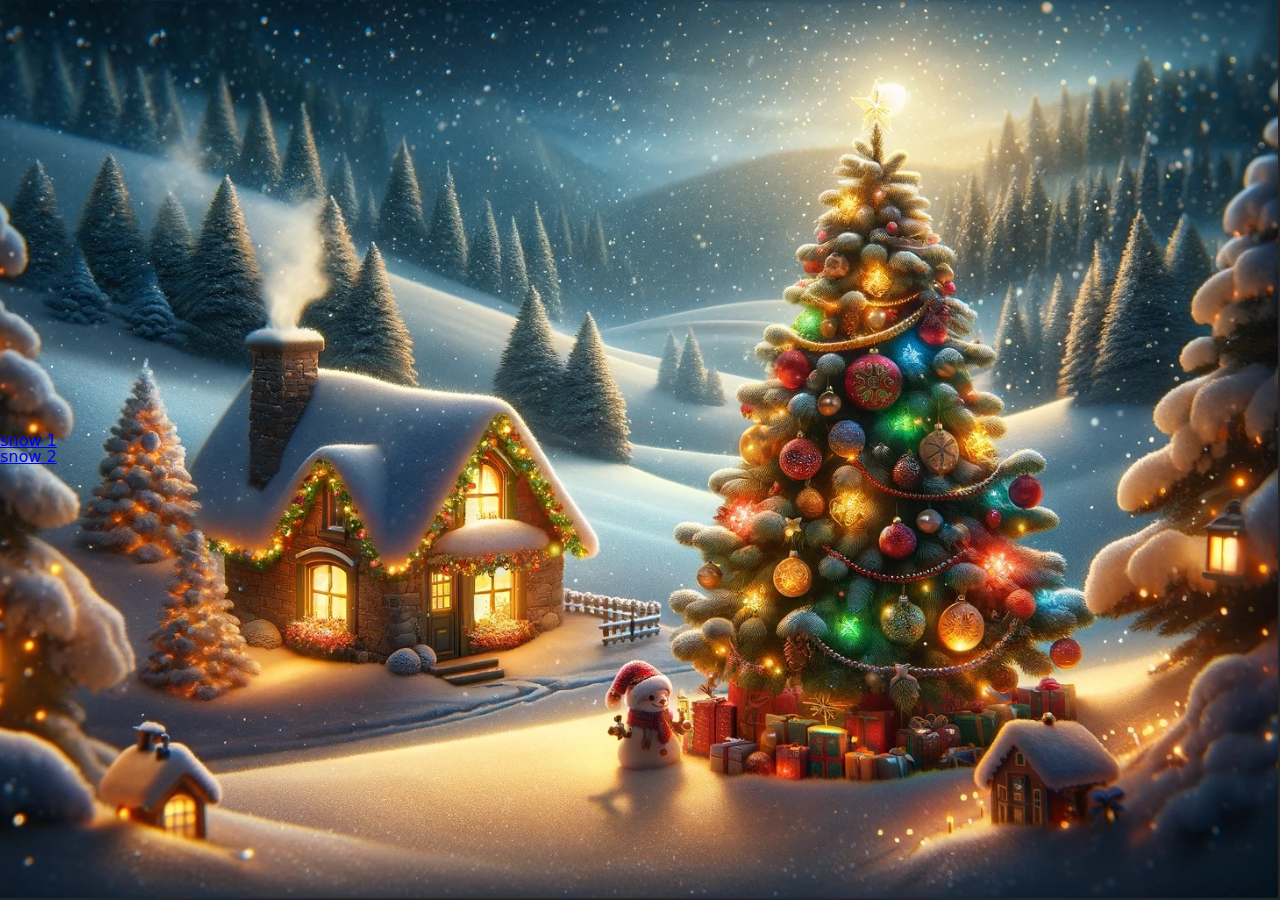
<file: index.html>
<!DOCTYPE html>
<html lang="en">
    <head>
        <meta charset="UTF-8" />
        <meta name="viewport" content="width=device-width, initial-scale=1.0" />
        <title>Seasons Greetings</title>
        <link rel="stylesheet" href="index.css" />
        <script src="index.js"></script>
    </head>
    <body>
        <div class="card" id="card">
            <menu>
                <li>
                    <a href="card-1.html">snow 1</a>
                </li>
                <li>
                    <a href="card-2.html">snow 2</a>
                </li>
            </menu>
        </div>
    </body>
</html>
</file>
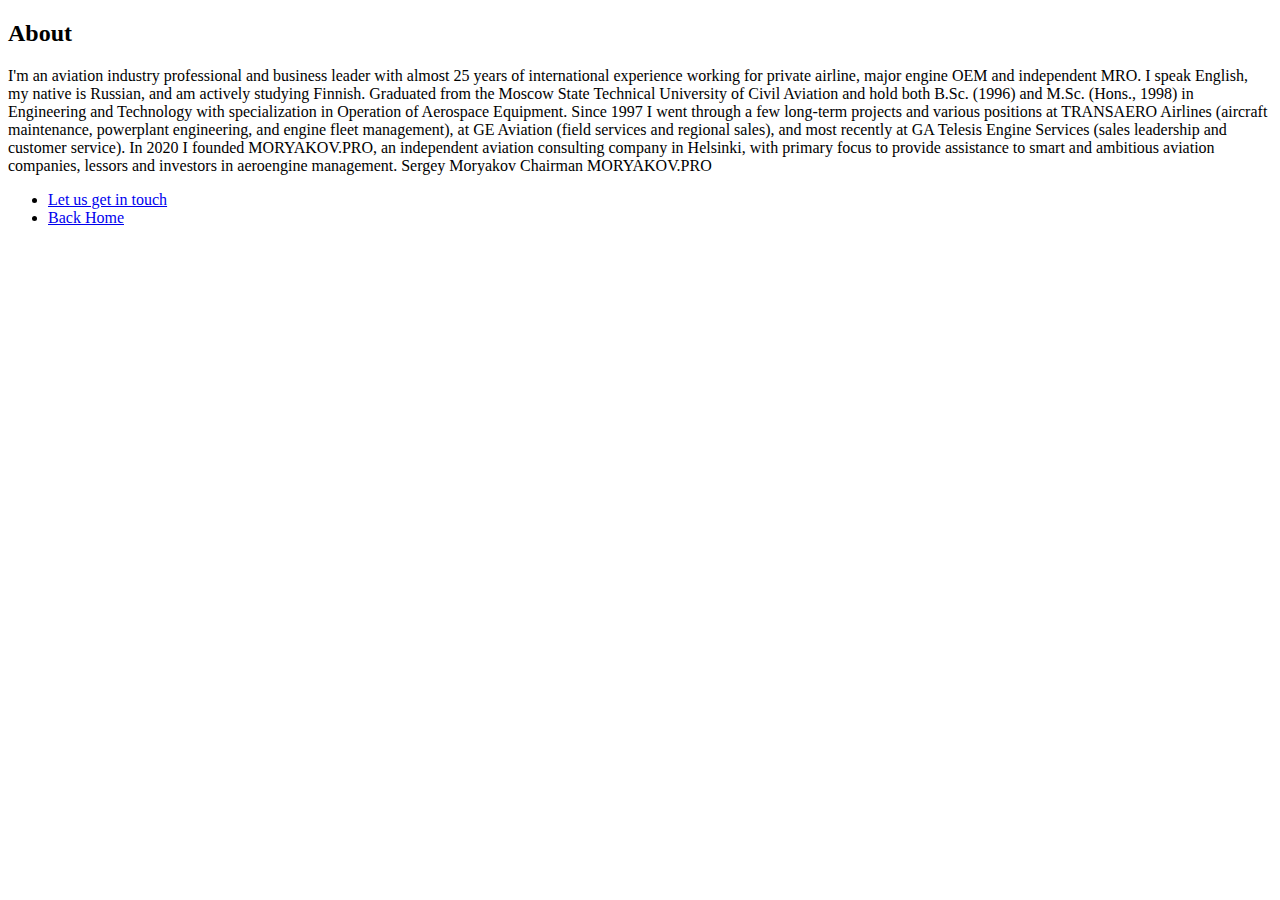
<file: about.html>
<!DOCTYPE html>
<html lang="en">
<head>
    <meta charset="UTF-8">
    <meta http-equiv="X-UA-Compatible" content="IE=edge">
    <meta name="viewport" content="width=device-width, initial-scale=1.0">
    <title>About</title>
</head>
<body>
    <H2>About</H2>
    <p>
        I'm an aviation industry professional and business leader with almost 25 years of international experience working for private airline, major engine OEM and independent MRO. I speak English, my native is Russian, and am actively studying Finnish.

        Graduated from the Moscow State Technical University of Civil Aviation and hold both B.Sc. (1996) and M.Sc. (Hons., 1998) in Engineering and Technology with specialization in Operation of Aerospace Equipment.         
        
        Since 1997 I went through a few long-term projects and various positions at TRANSAERO Airlines (aircraft maintenance, powerplant engineering, and engine fleet management), at GE Aviation (field services and regional sales), and most recently at GA Telesis Engine Services (sales leadership and customer service).
        
        In 2020 I founded MORYAKOV.PRO, an independent aviation consulting company in Helsinki, with primary focus to provide assistance to smart and ambitious aviation companies, lessors and investors in aeroengine management.
    
        Sergey Moryakov
        Chairman
        MORYAKOV.PRO
    </p>
    <ul>
        <li>
            <a 
                href="./contacts.html">
                Let us get in touch
            </a>
        </li>
        <li>
            <a 
                href="./index.html">
                Back Home
            </a>
        </li>
    </ul>
</body>
</html>
</file>
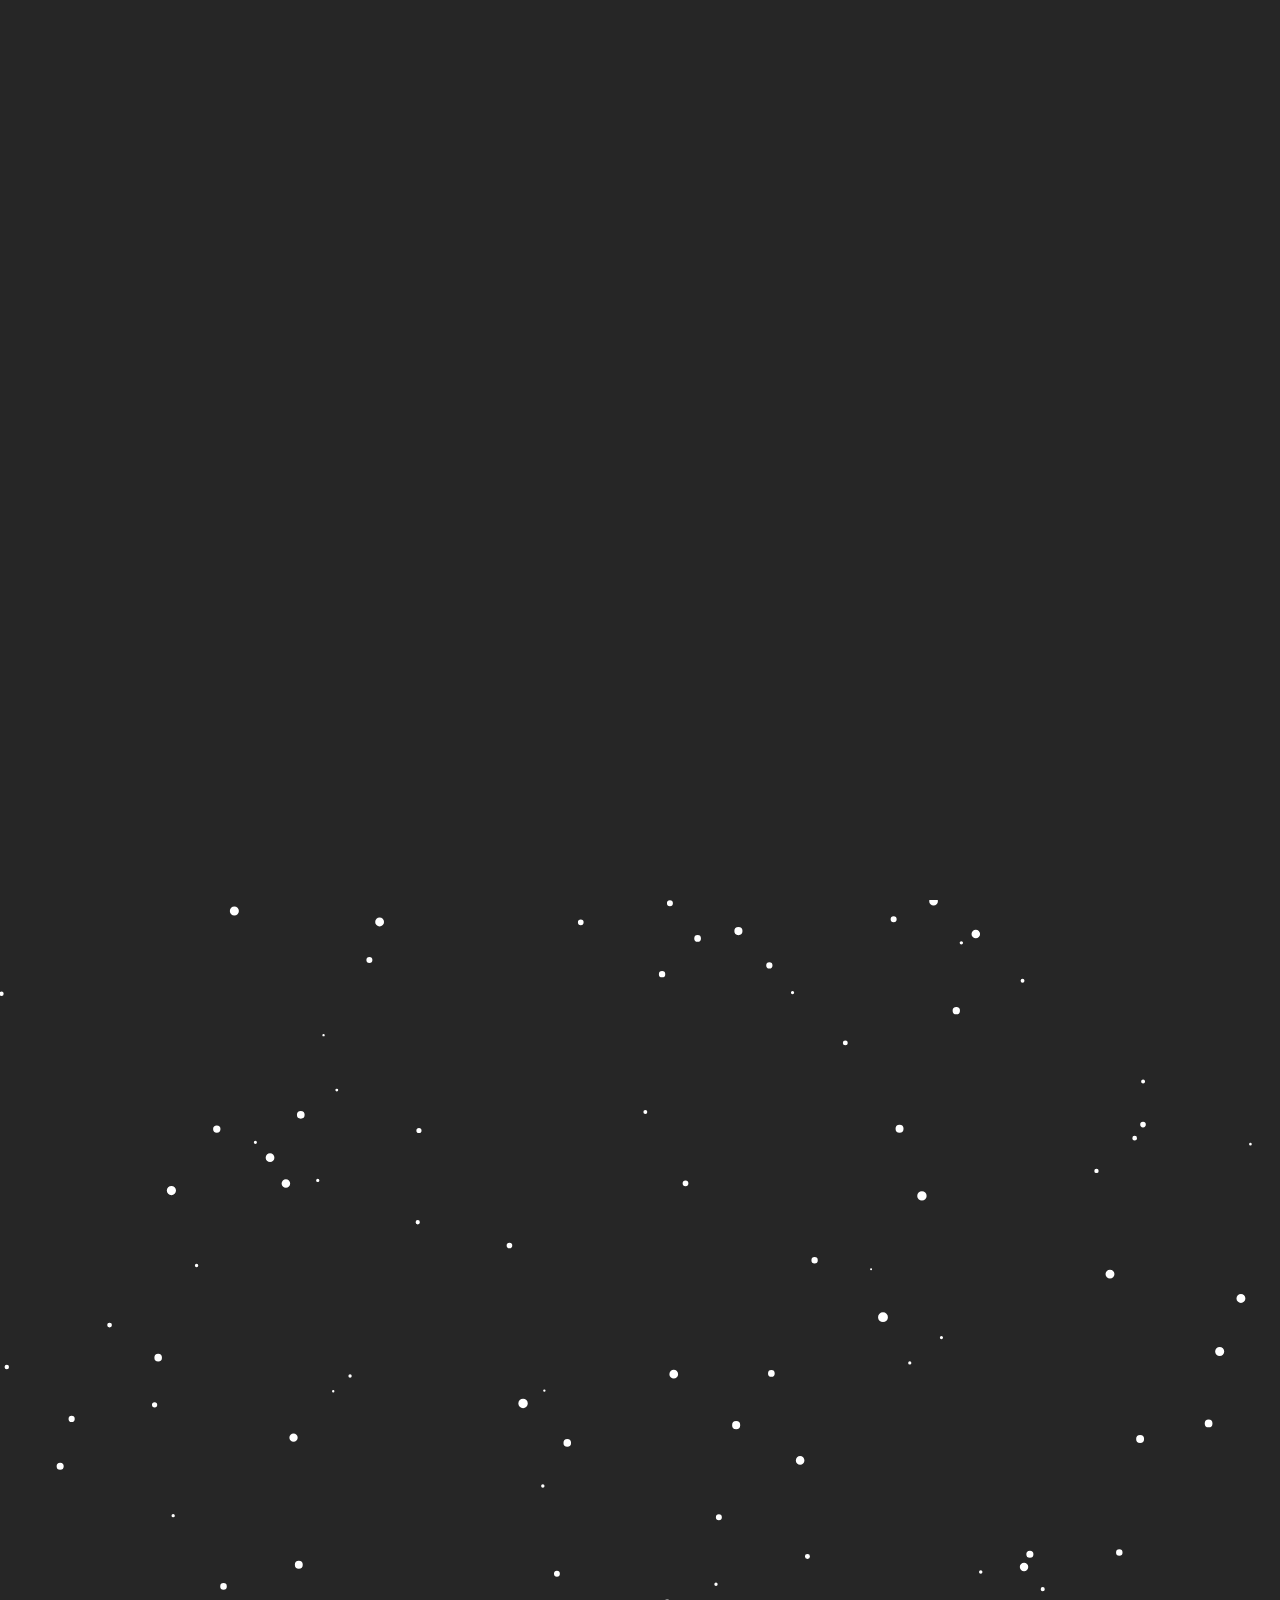
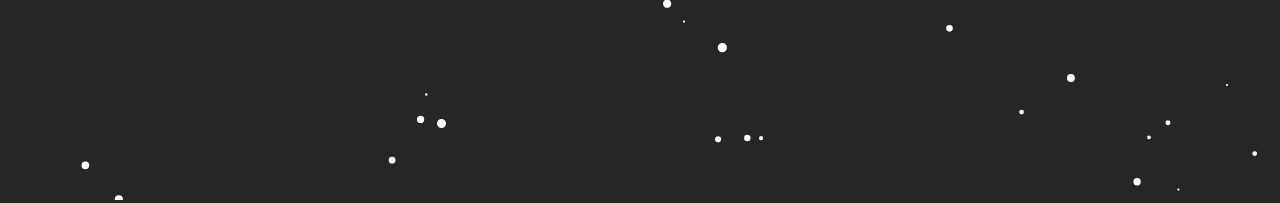
<file: card-1.html>
<!DOCTYPE html>
<html lang="en">
    <head>
        <meta charset="UTF-8" />
        <meta name="viewport" content="width=device-width, initial-scale=1.0" />
        <title>Snow 1</title>
        <link rel="stylesheet" href="index.css" />
    </head>
    <body>
        <div class="container"></div>
        <canvas id="snowCanvas"></canvas>
        <script src="index.js"></script>
    </body>
</html>
</file>
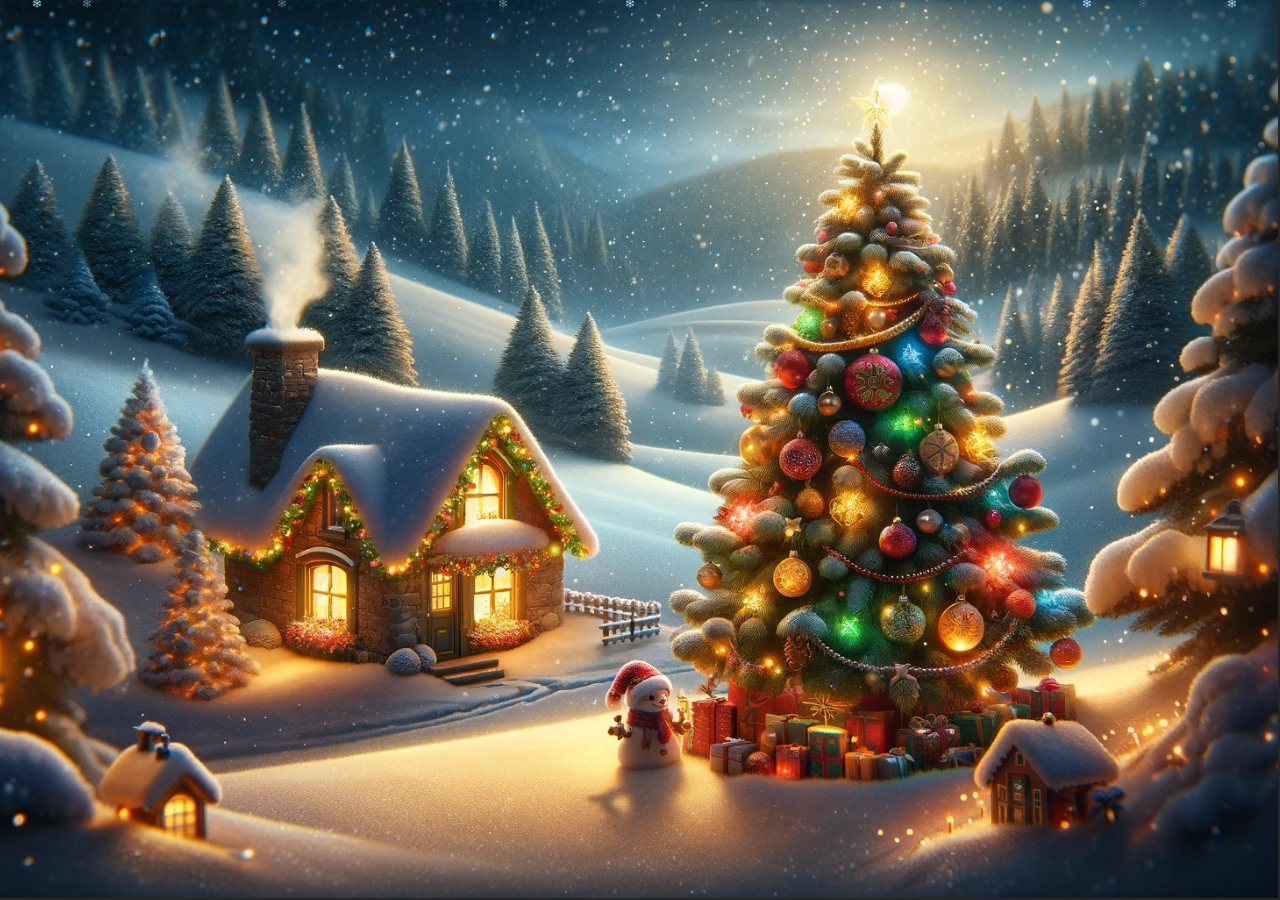
<file: card-2.html>
<!DOCTYPE html>
<html lang="en">
    <head>
        <meta charset="UTF-8" />
        <meta name="viewport" content="width=device-width, initial-scale=1.0" />
        <title>Snow 2</title>
        <link rel="stylesheet" href="index.css" />
    </head>
    <body>
        <div class="card" id="card">
            <!-- <div class="snowflake">❅</div>
            <div class="snowflake">❆</div>
            <div class="snowflake">❅</div>
            <div class="snowflake">❆</div>
            <div class="snowflake">❅</div>
            <div class="snowflake">❆</div>
            <div class="snowflake">❅</div>
            <div class="snowflake">❆</div>
            <div class="snowflake">❅</div> -->
            <!-- <div class="snowflake">❆</div>
            <div class="snowflake">❅</div>
            <div class="snowflake">❆</div>
            <div class="snowflake">❅</div>
            <div class="snowflake">❆</div>
            <div class="snowflake">❅</div>
            <div class="snowflake">❆</div>
            <div class="snowflake">❅</div>
            <div class="snowflake">❆</div>
            <div class="snowflake">❅</div> -->
        </div>
        <script src="card-2.js"></script>
    </body>
</html>
</file>
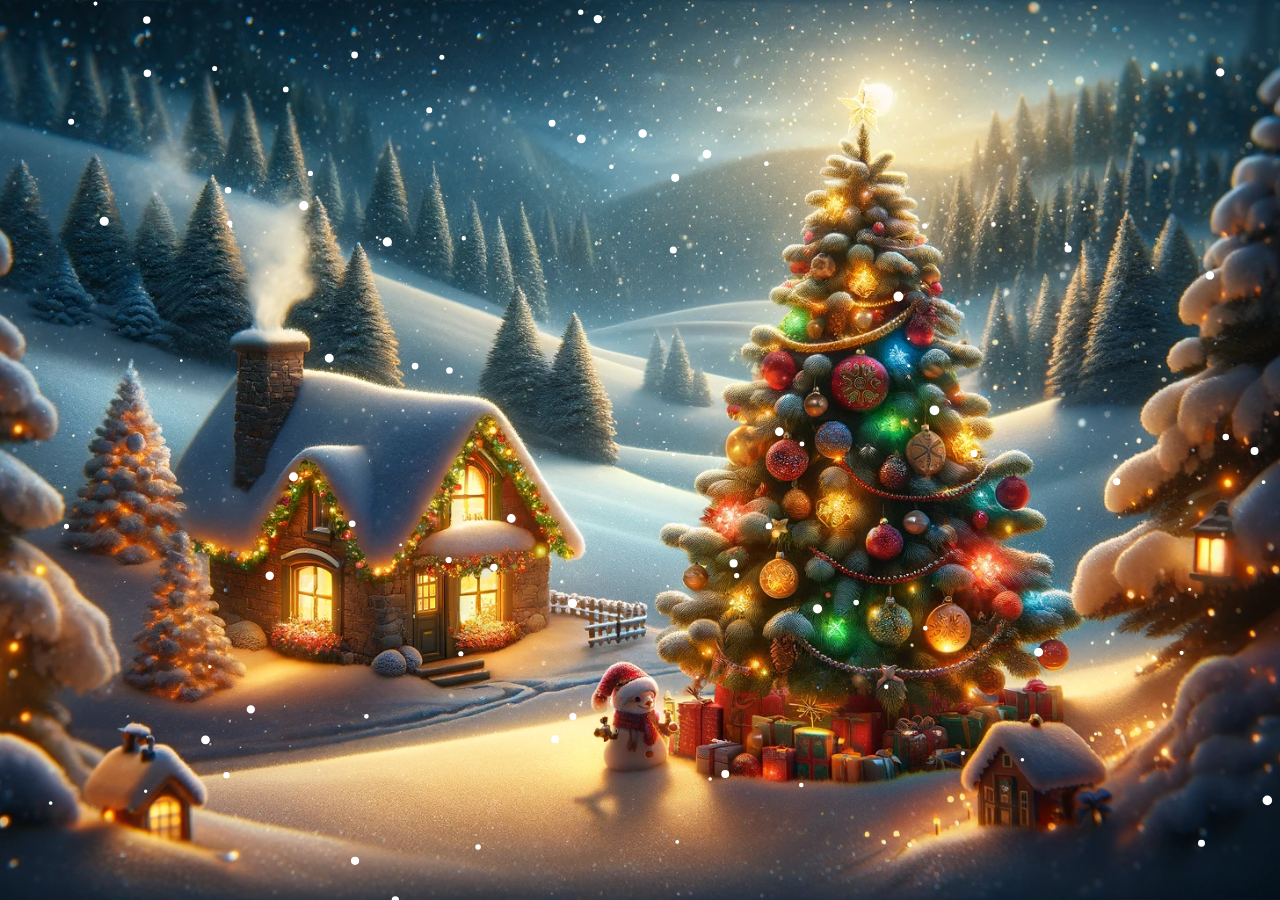
<file: card-3.html>
<!DOCTYPE html>
<html lang="en">
    <head>
        <meta charset="UTF-8" />
        <meta name="viewport" content="width=device-width, initial-scale=1.0" />
        <title>Seasons Greetings</title>
        <link rel="stylesheet" href="card.css" />
    </head>
    <body>
        <div class="card-background"></div>
        <canvas id="snowCanvas"></canvas>
        <!-- <div class="snowflake">❅</div>
        <div class="snowflake">❆</div>
        <div class="snowflake">❅</div>
        <div class="snowflake">❆</div>
        <div class="snowflake">❅</div>
        <div class="snowflake">❆</div>
        <div class="snowflake">❅</div>
        <div class="snowflake">❆</div>
        <div class="snowflake">❅</div>
        <div class="snowflake">❆</div>
        <div class="snowflake">❅</div>
        <div class="snowflake">❆</div>
        <div class="snowflake">❅</div>
        <div class="snowflake">❆</div>
        <div class="snowflake">❅</div>
        <div class="snowflake">❆</div>
        <div class="snowflake">❅</div>
        <div class="snowflake">❆</div>
        <div class="snowflake">❅</div> -->
        <!-- ... add more snowflake divs as needed ... -->
        <script src="card-snow.js"></script>
    </body>
</html>
</file>
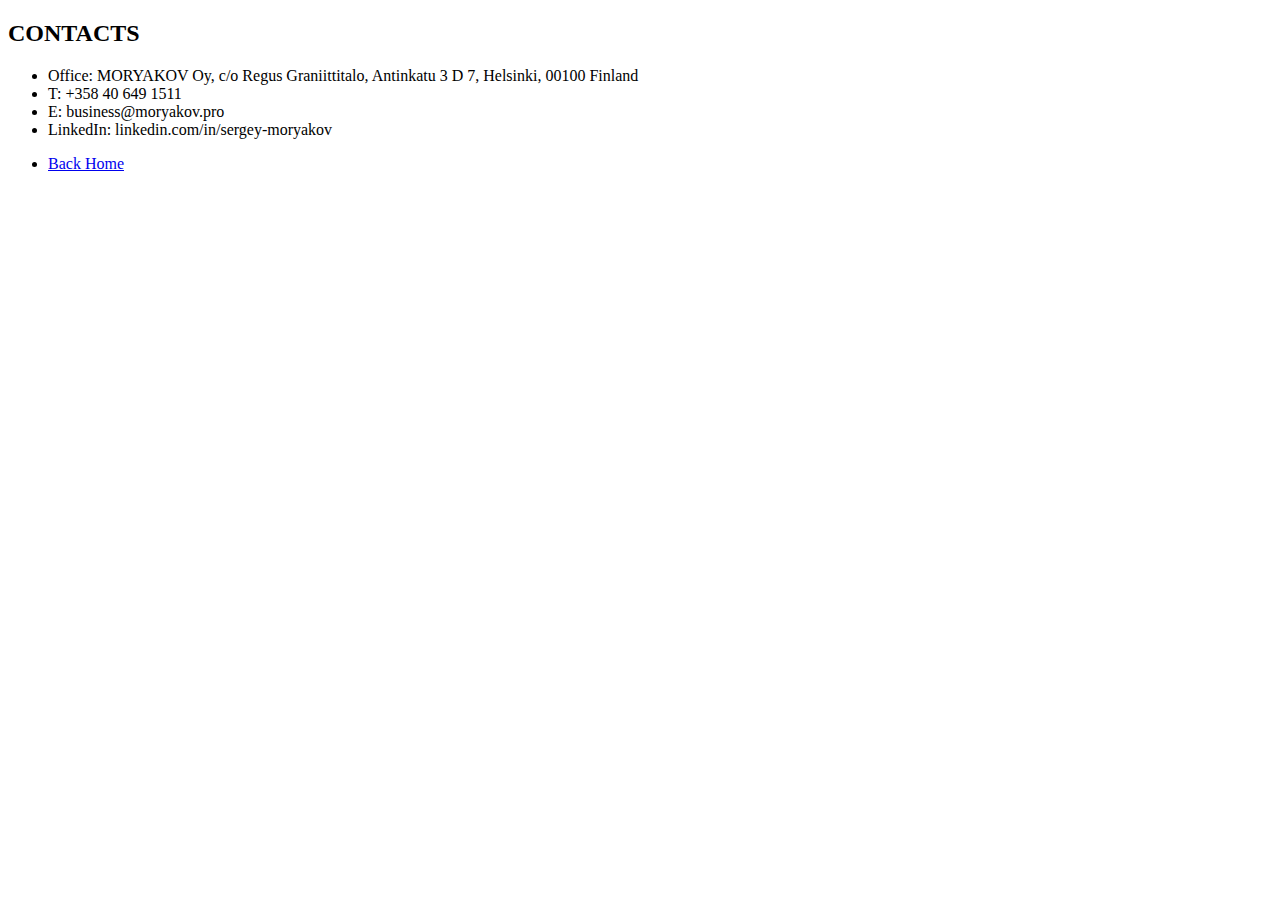
<file: contacts.html>
<!DOCTYPE html>
<html lang="en">
<head>
    <meta charset="UTF-8">
    <meta http-equiv="X-UA-Compatible" content="IE=edge">
    <meta name="viewport" content="width=device-width, initial-scale=1.0">
    <title>Contacts</title>
</head>
<body>
<H2>CONTACTS</H2>
<ul>
    <li>
        Office: MORYAKOV Oy, c/o Regus Graniittitalo, Antinkatu 3 D 7, Helsinki, 00100 Finland
    </li>
    <li>
        T: +358 40 649 1511
    </li>
    <li>
        E: business@moryakov.pro
    </li>
    <li>
        LinkedIn: linkedin.com/in/sergey-moryakov
    </li>
</ul>
<ul>
    <li>
        <a 
            href="./index.html">
            Back Home
        </a>
    </li>
</ul>
</body>
</html>
</file>
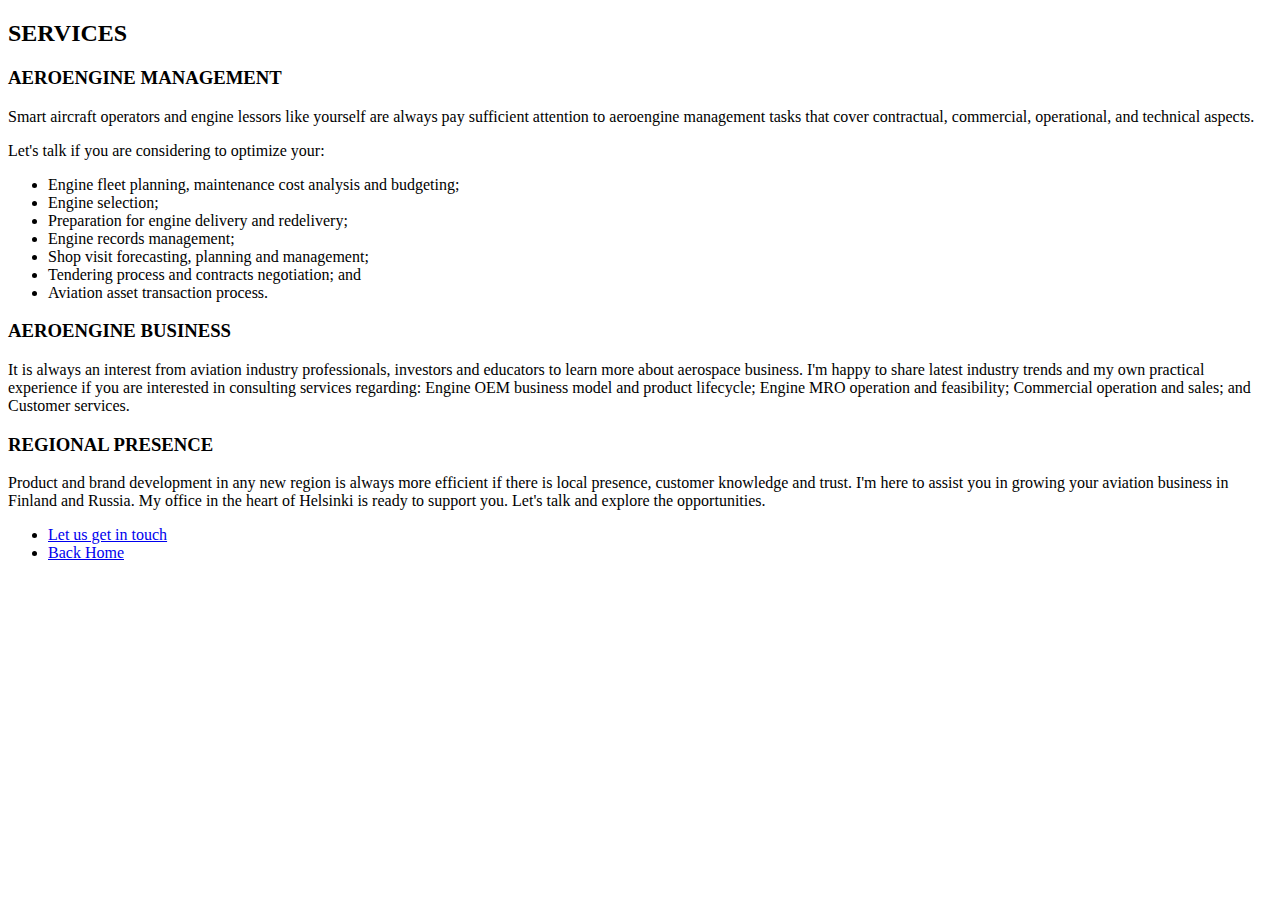
<file: services.html>
<!DOCTYPE html>
<html lang="en">
<head>
    <meta charset="UTF-8">
    <meta http-equiv="X-UA-Compatible" content="IE=edge">
    <meta name="viewport" content="width=device-width, initial-scale=1.0">
    <title>Services</title>
</head>
<body>
    <H2>SERVICES</H2>
    <H3>AEROENGINE MANAGEMENT</H3>
    <p>
        Smart aircraft operators and engine lessors like yourself are always pay sufficient attention to aeroengine management tasks that cover contractual, commercial, operational, and technical aspects.
    </p>
    <p>Let's talk if you are considering to optimize your:</p>
    <ul>
        <li>Engine fleet planning, maintenance cost analysis and budgeting;</li>
        <li>Engine selection;</li>
        <li>Preparation for engine delivery and redelivery;</li>
        <li>Engine records management;</li>
        <li>Shop visit forecasting, planning and management;</li>
        <li>Tendering process and contracts negotiation; and</li>
        <li>Aviation asset transaction process.</li>
    </ul>

    <H3>AEROENGINE BUSINESS</H3>
    <p>
        It is always an interest from aviation industry professionals, investors and educators to learn more about aerospace business.

        I'm happy to share latest industry trends and my own practical experience if you are interested in consulting services regarding:

        Engine OEM business model and product lifecycle;
        Engine MRO operation and feasibility;
        Commercial operation and sales; and
        Customer services.
    </p>
    <H3>REGIONAL PRESENCE</H3>
    <p>
        Product and brand development in any new region is always more efficient if there is local presence, customer knowledge and trust. I'm here to assist you in growing your aviation business in Finland and Russia.
        My office in the heart of Helsinki is ready to support you. Let's talk and explore the opportunities.
    </p>
    <ul>
        <li>
            <a 
                href="./contacts.html">
                Let us get in touch
            </a>
        </li>
        <li>
            <a href="./index.html">Back Home</a>
        </li>
    </ul>

</body>
</html>
</file>
<file: index.css>
@import url(reset.css);
@import url("https://fonts.googleapis.com/css2?family=Great+Vibes&display=swap");

:root {
    font-family: system-ui, -apple-system, BlinkMacSystemFont, "Segoe UI",
        Roboto, Oxygen, Ubuntu, Cantarell, "Open Sans", "Helvetica Neue",
        sans-serif;

    background-color: hsl(0, 0%, 15%); /* #272727; - primary dark-gray */
}

body {
    width: 100vw;
    height: 100svh;
    overflow: hidden;
}

.container {
    width: 100vw;
    height: 100svh;
    position: relative;
}

.card {
    width: calc(100% - 2px);
    height: calc(100% - 2px);
    background-image: url("./public/img-portrait-m.jpeg");
    background-position: 85% 60%;

    background-repeat: no-repeat;
    background-size: cover;

    display: flex;
    flex-direction: column;
    justify-content: center;

    position: absolute;
    top: 0;
    left: 0;
}

@media (min-width: 400px) {
    .card {
        background-image: url("./public/img-portrait-l.jpeg");
    }
}

@media (min-width: 600px) {
    .card {
        background-image: url("./public/img-portrait-xl.jpeg");
    }
}

@media (min-width: 800px) {
    .card {
        background-image: url("./public/img-landscape-l.jpeg");
        background-position: 65% 75%;
    }
}

@media (min-width: 1100px) {
    .card {
        background-image: url("./public/img-landscape-xl.jpeg");
        background-position: 65% 75%;
    }
}

.seasons-greetings {
    width: fit-content;
    position: absolute;
    top: 15%; /* Adjusts the position from the bottom of the page */
    left: 50%;
    transform: translateX(-50%); /* Centers the text horizontally */
    font-family: "Great Vibes", cursive;
    font-size: clamp(2rem, 4vw, 2.5rem);
    color: #ffffff;
    text-shadow: 0px 0px 10px rgba(0, 0, 0, 0.5);
    z-index: 10; /* Ensures the text is above other elements */
    animation: blink 5s linear;
    text-align: center;
}

@keyframes blink {
    0% {
        opacity: 0;
    }
    90% {
        opacity: 0;
    }
    100% {
        opacity: 1;
    }
}

.snowflake-frame {
    width: calc(100% - 2px);
    height: calc(100% - 2px);
    position: absolute;
    top: 0;
    left: 0;
    position: relative;
}

.snowflake {
    color: #fff;
    font-size: 0.5rem;
    position: absolute;
    top: 0;
    left: 0;
    animation: fall 15s linear;
}

@keyframes fall {
    to {
        transform: translateY(100svh);
    }
}
</file>
<file: card.css>
@import url(reset.css);
body,
html {
    /* margin: 0; */
    /* padding: 0; */
    height: 100%;
    width: 100%;
    overflow: hidden;
}

.card-background {
    width: 100%;
    height: 100%;
    background-image: url("card.png");
    background-repeat: no-repeat;
    background-position: 70% 50%;
    /* position: absolute;
    top: 0;
    left: 0;
    */
    background-size: cover;
}

.snowflake {
    color: #fff;
    font-size: 1em;
    position: absolute;
    top: -10%;
    width: 100%;
    height: 100%;
    animation: fall 10s linear infinite;
}

@keyframes fall {
    to {
        transform: translateY(100vh);
    }
}

/* Randomize snowflake positions and animations */
.snowflake:nth-child(1) {
    left: 10%;
    animation-duration: 7s;
}
.snowflake:nth-child(2) {
    left: 20%;
    animation-duration: 8s;
}
.snowflake:nth-child(3) {
    left: 30%;
    animation-duration: 6s;
}
.snowflake:nth-child(4) {
    left: 40%;
    animation-duration: 9s;
}
.snowflake:nth-child(5) {
    left: 50%;
    animation-duration: 10s;
}
.snowflake:nth-child(6) {
    left: 60%;
    animation-duration: 7s;
}
.snowflake:nth-child(7) {
    left: 70%;
    animation-duration: 8s;
}
.snowflake:nth-child(8) {
    left: 80%;
    animation-duration: 6s;
}
.snowflake:nth-child(9) {
    left: 90%;
    animation-duration: 9s;
}
.snowflake:nth-child(10) {
    left: 5%;
    animation-duration: 8s;
}
.snowflake:nth-child(11) {
    left: 15%;
    animation-duration: 9s;
}
.snowflake:nth-child(12) {
    left: 25%;
    animation-duration: 10s;
}
.snowflake:nth-child(13) {
    left: 35%;
    animation-duration: 8s;
}
.snowflake:nth-child(14) {
    left: 45%;
    animation-duration: 11s;
}
.snowflake:nth-child(15) {
    left: 55%;
    animation-duration: 8s;
}
.snowflake:nth-child(16) {
    left: 65%;
    animation-duration: 9s;
}
.snowflake:nth-child(17) {
    left: 75%;
    animation-duration: 10s;
}
.snowflake:nth-child(18) {
    left: 85%;
    animation-duration: 8s;
}
.snowflake:nth-child(19) {
    left: 95%;
    animation-duration: 11s;
}

/* ... continue for each snowflake ... */

#snowCanvas {
    position: absolute;
    top: 0;
    left: 0;
}
</file>
